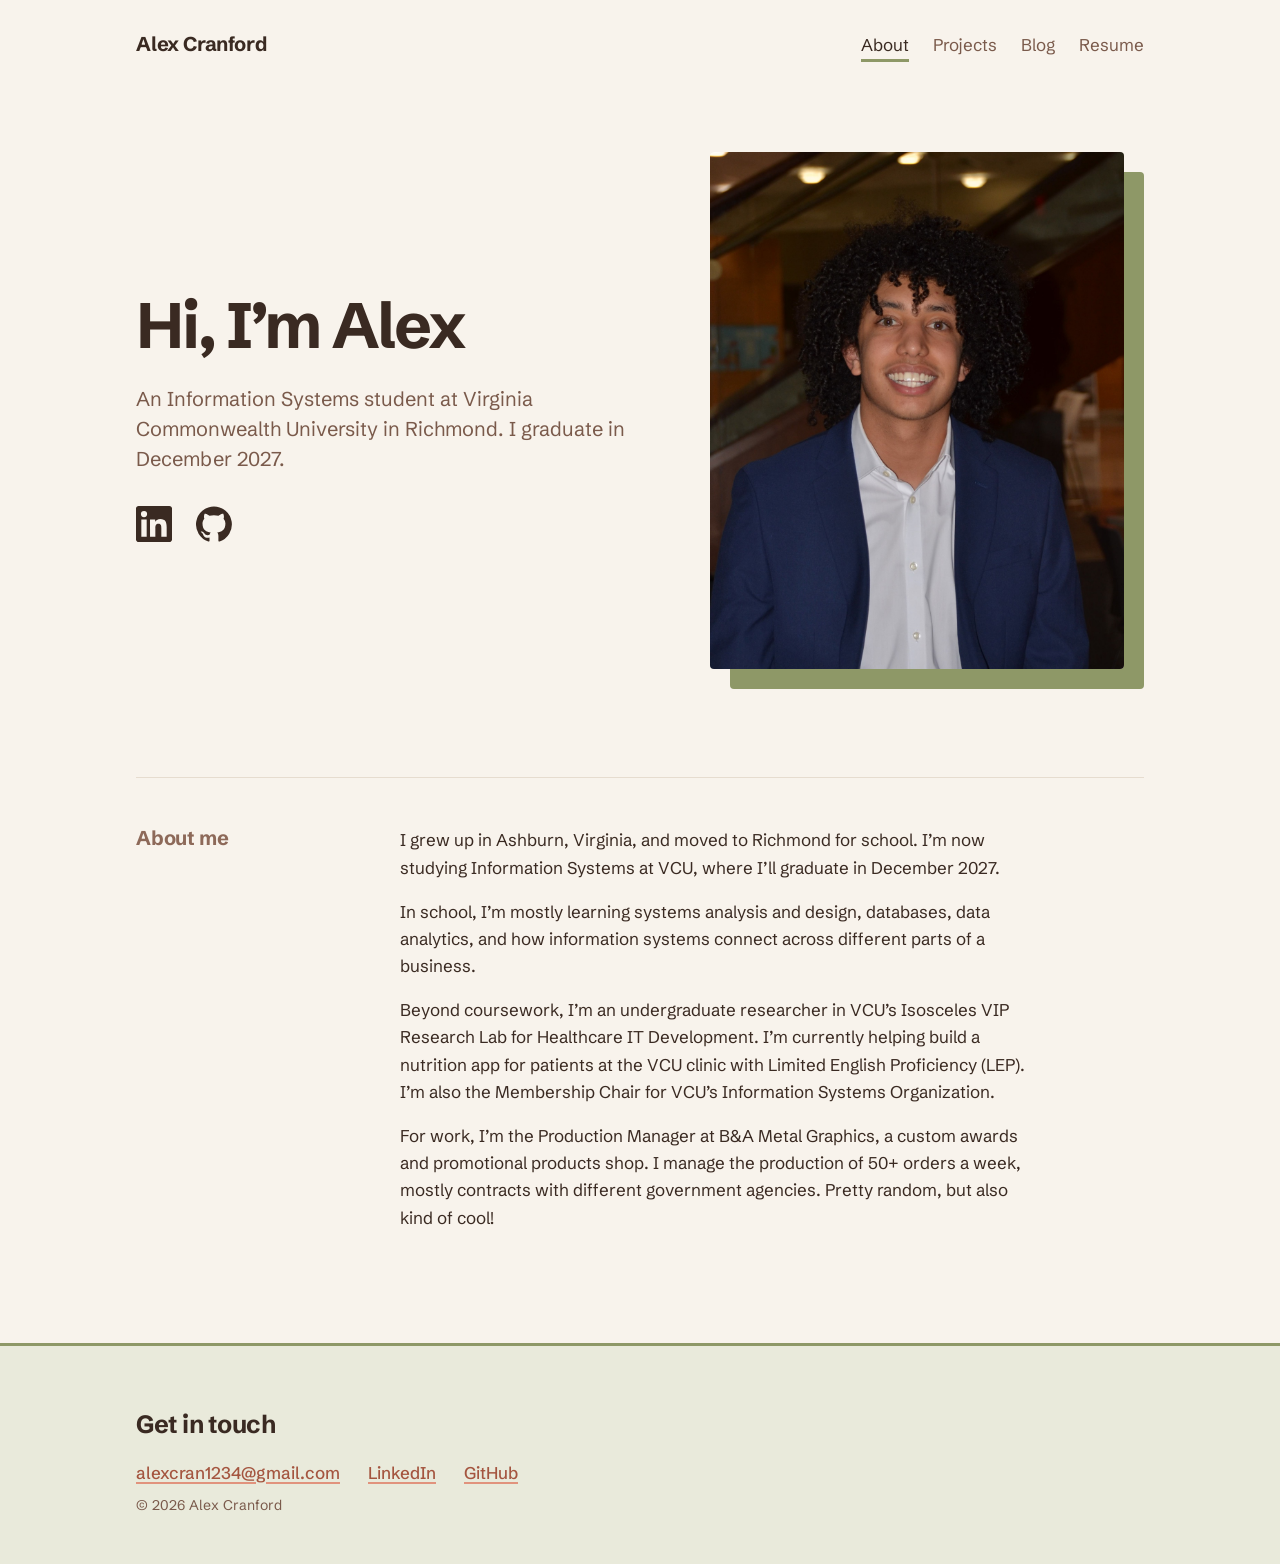
<file: index.html>
<!doctype html>
<html lang="en">
<head>
  <meta charset="utf-8">
  <meta name="viewport" content="width=device-width, initial-scale=1">
  <title>Alex Cranford</title>
  <meta name="description" content="Alex Cranford is an Information Systems student at VCU who gathers requirements and builds tools that fit how people actually work.">
  <link rel="icon" href="favicon.svg" type="image/svg+xml">
  <link rel="preconnect" href="https://fonts.googleapis.com">
  <link rel="preconnect" href="https://fonts.gstatic.com" crossorigin>
  <link href="https://fonts.googleapis.com/css2?family=Schibsted+Grotesk:wght@400;500;700&display=swap" rel="stylesheet">
  <link rel="stylesheet" href="css/style.css">
</head>
<body>
  <a class="skip-link" href="#main">Skip to content</a>

  <header class="site-header wrap">
    <a class="site-name" href="index.html">Alex Cranford</a>
    <nav class="site-nav" aria-label="Main">
      <ul>
        <li><a href="index.html" aria-current="page">About</a></li>
        <li><a href="projects.html">Projects</a></li>
        <li><a href="blog/index.html">Blog</a></li>
        <li><a href="resume.html">Resume</a></li>
      </ul>
    </nav>
  </header>

  <main id="main" class="wrap">
    <section class="hero" aria-labelledby="hero-title">
      <div>
        <h1 id="hero-title">Hi, I’m Alex</h1>
        <p class="lede">An Information Systems student at Virginia Commonwealth University in Richmond. I graduate in December 2027.</p>
        <ul class="hero-links">
          <li>
            <a class="social-icon" href="https://www.linkedin.com/in/alexander-cranford" aria-label="LinkedIn" title="LinkedIn" target="_blank" rel="noopener noreferrer">
              <svg viewBox="0 0 24 24" aria-hidden="true" focusable="false"><path d="M20.45 20.45h-3.56v-5.57c0-1.33-.02-3.04-1.85-3.04-1.85 0-2.14 1.45-2.14 2.94v5.67H9.35V9h3.41v1.56h.05c.48-.9 1.64-1.85 3.37-1.85 3.6 0 4.27 2.37 4.27 5.46v6.28ZM5.34 7.43a2.06 2.06 0 1 1 0-4.13 2.06 2.06 0 0 1 0 4.13ZM7.12 20.45H3.56V9h3.56v11.45ZM22.22 0H1.77C.79 0 0 .77 0 1.73v20.54C0 23.23.79 24 1.77 24h20.45c.98 0 1.78-.77 1.78-1.73V1.73C24 .77 23.2 0 22.22 0Z"/></svg>
            </a>
          </li>
          <li>
            <a class="social-icon" href="https://github.com/cranforda06" aria-label="GitHub" title="GitHub" target="_blank" rel="noopener noreferrer">
              <svg viewBox="0 0 24 24" aria-hidden="true" focusable="false"><path d="M12 .3a12 12 0 0 0-3.8 23.38c.6.12.83-.26.83-.57L9 21.07c-3.34.72-4.04-1.61-4.04-1.61-.55-1.39-1.34-1.76-1.34-1.76-1.08-.74.09-.73.09-.73 1.2.09 1.83 1.24 1.83 1.24 1.07 1.83 2.81 1.3 3.5 1 .1-.78.42-1.31.76-1.61-2.67-.3-5.47-1.33-5.47-5.93 0-1.31.47-2.38 1.24-3.22-.14-.3-.54-1.52.1-3.18 0 0 1-.32 3.3 1.23a11.5 11.5 0 0 1 6 0c2.28-1.55 3.29-1.23 3.29-1.23.64 1.66.24 2.88.12 3.18a4.65 4.65 0 0 1 1.23 3.22c0 4.61-2.8 5.63-5.48 5.92.42.36.81 1.1.81 2.22l-.01 3.29c0 .31.2.69.82.57A12 12 0 0 0 12 .3Z"/></svg>
            </a>
          </li>
        </ul>
      </div>
      <figure class="portrait">
        <img src="images/alex.jpg" width="1200" height="1500" alt="Alex Cranford smiling, wearing a navy blazer and white shirt, in a building lobby.">
      </figure>
    </section>

    <section class="section" aria-labelledby="about-title">
      <h2 id="about-title">About me</h2>
      <div class="section-body">
        <p>I grew up in Ashburn, Virginia, and moved to Richmond for school. I’m now studying Information Systems at VCU, where I’ll graduate in December 2027.</p>
        <p>In school, I’m mostly learning systems analysis and design, databases, data analytics, and how information systems connect across different parts of a business.</p>
        <p>Beyond coursework, I’m an undergraduate researcher in VCU’s Isosceles VIP Research Lab for Healthcare IT Development. I’m currently helping build a nutrition app for patients at the VCU clinic with Limited English Proficiency (LEP). I’m also the Membership Chair for VCU’s Information Systems Organization.</p>
        <p>For work, I’m the Production Manager at B&amp;A Metal Graphics, a custom awards and promotional products shop. I manage the production of 50+ orders a week, mostly contracts with different government agencies. Pretty random, but also kind of cool!</p>
      </div>
    </section>
  </main>

  <footer class="site-footer">
    <div class="wrap">
      <h2>Get in touch</h2>
       <ul class="contact">
        <li><a href="mailto:alexcran1234@gmail.com">alexcran1234@gmail.com</a></li>
        <li><a href="https://www.linkedin.com/in/alexander-cranford" target="_blank" rel="noopener noreferrer">LinkedIn</a></li>
        <li><a href="https://github.com/cranforda06" target="_blank" rel="noopener noreferrer">GitHub</a></li>
      </ul>
      <p class="fine-print">© 2026 Alex Cranford</p>
    </div>
  </footer>
</body>
</html>
</file>
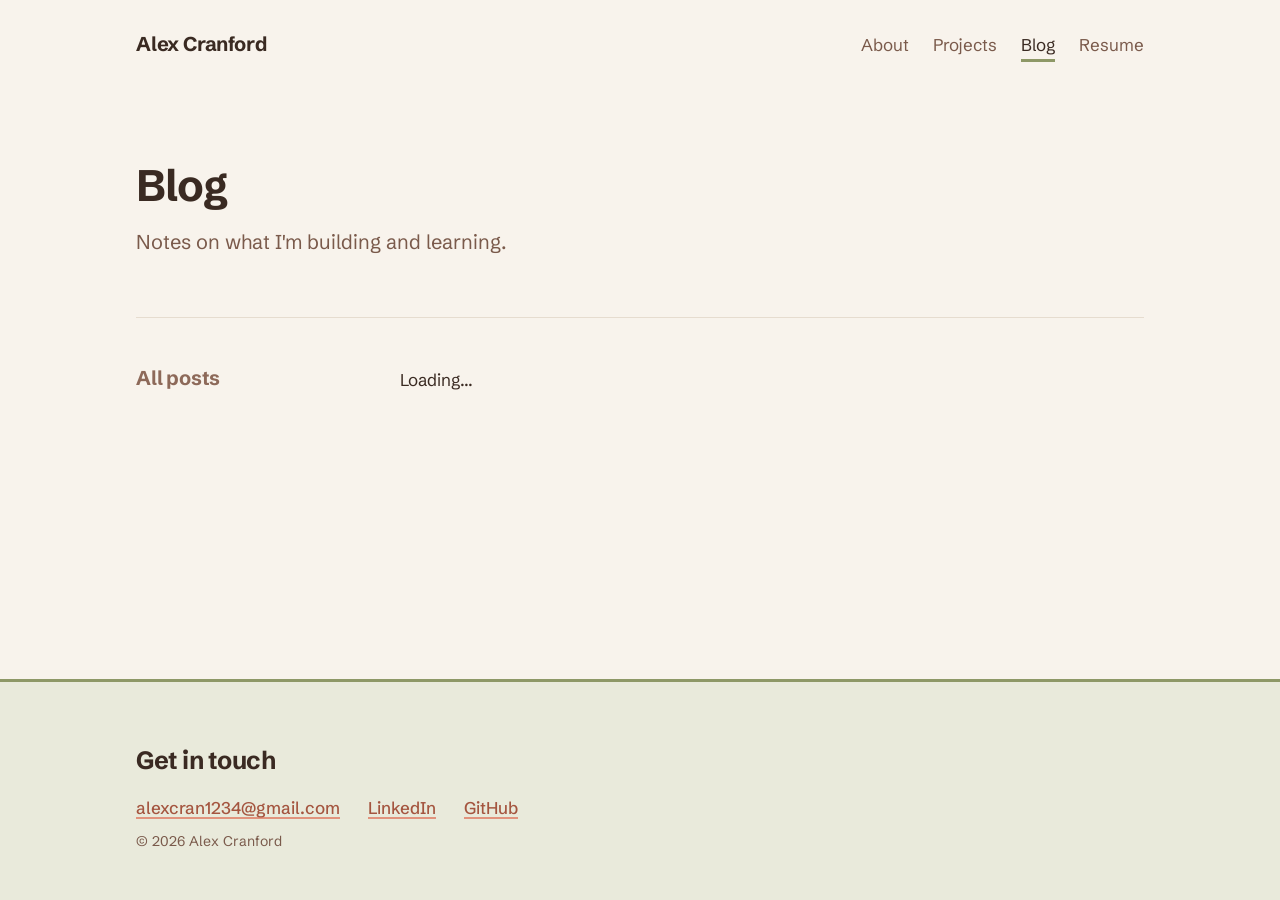
<file: blog/index.html>
<!doctype html>
<html lang="en">
<head>
  <meta charset="utf-8">
  <meta name="viewport" content="width=device-width, initial-scale=1">
  <title>Blog | Alex Cranford</title>
  <meta name="description" content="Writing by Alex Cranford on information systems, building tools and what I'm learning.">
  <link rel="icon" href="../favicon.svg" type="image/svg+xml">
  <link rel="preconnect" href="https://fonts.googleapis.com">
  <link rel="preconnect" href="https://fonts.gstatic.com" crossorigin>
  <link href="https://fonts.googleapis.com/css2?family=Schibsted+Grotesk:wght@400;500;700&display=swap" rel="stylesheet">
  <link rel="stylesheet" href="../css/style.css">
</head>
<body>
  <a class="skip-link" href="#main">Skip to content</a>

  <header class="site-header wrap">
    <a class="site-name" href="../index.html">Alex Cranford</a>
    <nav class="site-nav" aria-label="Main">
      <ul>
        <li><a href="../index.html">About</a></li>
        <li><a href="../projects.html">Projects</a></li>
        <li><a href="index.html" aria-current="page">Blog</a></li>
        <li><a href="../resume.html">Resume</a></li>
      </ul>
    </nav>
  </header>

  <main id="main" class="wrap">
    <div class="intro">
      <h1 class="page-title">Blog</h1>
      <p class="lede">Notes on what I'm building and learning.</p>
    </div>

    <section class="section" aria-labelledby="posts-title">
      <h2 id="posts-title">All posts</h2>
      <div class="section-body">
        <p>Loading...</p>
        <!-- When you have posts, replace "Loading..." with this list. Newest post goes first.
        <ul class="post-list">
          <li>
            <a href="post-file-name.html">Post title</a>
            <time datetime="2026-11-16">November 16, 2026</time>
            <p>One-sentence summary of the post.</p>
          </li>
        </ul>
        -->
      </div>
    </section>
  </main>

  <footer class="site-footer">
    <div class="wrap">
      <h2>Get in touch</h2>
      <ul class="contact">
        <li><a href="mailto:alexcran1234@gmail.com">alexcran1234@gmail.com</a></li>
        <li><a href="https://www.linkedin.com/in/alexander-cranford" target="_blank" rel="noopener noreferrer">LinkedIn</a></li>
        <li><a href="https://github.com/cranforda06" target="_blank" rel="noopener noreferrer">GitHub</a></li>
      </ul>
      <p class="fine-print">© 2026 Alex Cranford</p>
    </div>
  </footer>
</body>
</html>
</file>
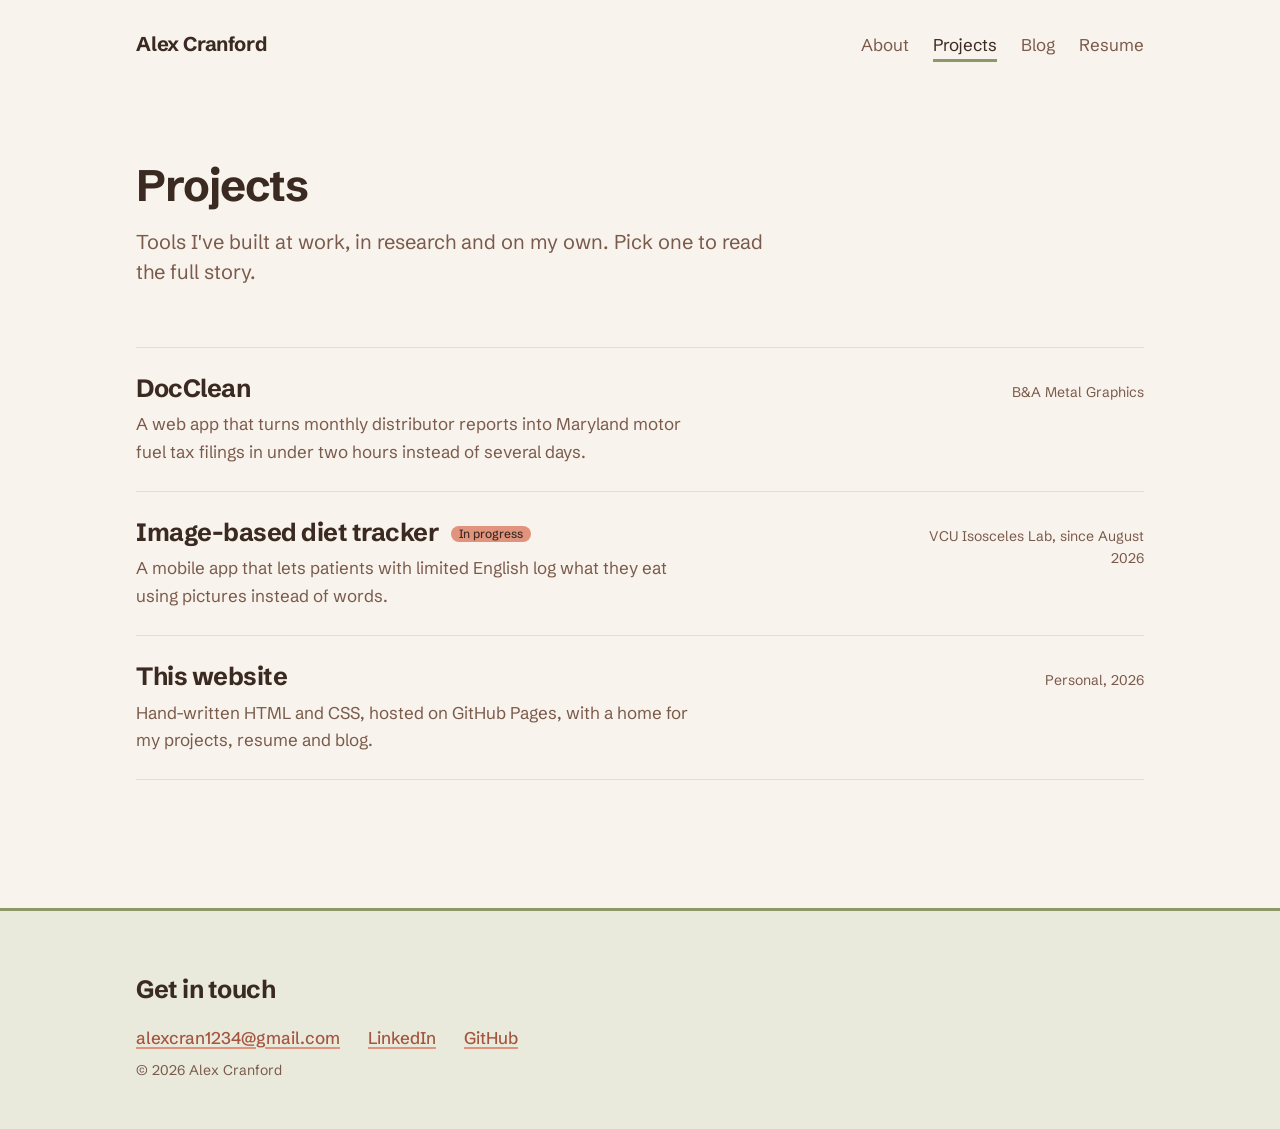
<file: projects.html>
<!doctype html>
<html lang="en">
<head>
  <meta charset="utf-8">
  <meta name="viewport" content="width=device-width, initial-scale=1">
  <title>Projects | Alex Cranford</title>
  <meta name="description" content="Projects by Alex Cranford, including DocClean and an image-based diet-tracking app.">
  <link rel="icon" href="favicon.svg" type="image/svg+xml">
  <link rel="preconnect" href="https://fonts.googleapis.com">
  <link rel="preconnect" href="https://fonts.gstatic.com" crossorigin>
  <link href="https://fonts.googleapis.com/css2?family=Schibsted+Grotesk:wght@400;500;700&display=swap" rel="stylesheet">
  <link rel="stylesheet" href="css/style.css">
</head>
<body>
  <a class="skip-link" href="#main">Skip to content</a>

  <header class="site-header wrap">
    <a class="site-name" href="index.html">Alex Cranford</a>
    <nav class="site-nav" aria-label="Main">
      <ul>
        <li><a href="index.html">About</a></li>
        <li><a href="projects.html" aria-current="page">Projects</a></li>
        <li><a href="blog/index.html">Blog</a></li>
        <li><a href="resume.html">Resume</a></li>
      </ul>
    </nav>
  </header>

  <main id="main" class="wrap">
    <div class="intro">
      <h1 class="page-title">Projects</h1>
      <p class="lede">Tools I've built at work, in research and on my own. Pick one to read the full story.</p>
    </div>

    <!-- To add a project: copy one <li> block below, then copy a page in the projects/ folder. -->
    <ul class="project-list">
      <li>
        <a class="project-link" href="projects/docclean.html">
          <div>
            <h2>DocClean</h2>
            <p class="project-summary">A web app that turns monthly distributor reports into Maryland motor fuel tax filings in under two hours instead of several days.</p>
          </div>
          <p class="project-context">B&amp;A Metal Graphics</p>
        </a>
      </li>
      <li>
        <a class="project-link" href="projects/diet-tracker.html">
          <div>
            <h2>Image-based diet tracker <span class="status">In progress</span></h2>
            <p class="project-summary">A mobile app that lets patients with limited English log what they eat using pictures instead of words.</p>
          </div>
          <p class="project-context">VCU Isosceles Lab, since August 2026</p>
        </a>
      </li>
      <li>
        <a class="project-link" href="projects/this-website.html">
          <div>
            <h2>This website</h2>
            <p class="project-summary">Hand-written HTML and CSS, hosted on GitHub Pages, with a home for my projects, resume and blog.</p>
          </div>
          <p class="project-context">Personal, 2026</p>
        </a>
      </li>
    </ul>
  </main>

  <footer class="site-footer">
    <div class="wrap">
      <h2>Get in touch</h2>
      <ul class="contact">
        <li><a href="mailto:alexcran1234@gmail.com">alexcran1234@gmail.com</a></li>
        <li><a href="https://www.linkedin.com/in/alexander-cranford" target="_blank" rel="noopener noreferrer">LinkedIn</a></li>
        <li><a href="https://github.com/cranforda06" target="_blank" rel="noopener noreferrer">GitHub</a></li>
      </ul>
      <p class="fine-print">© 2026 Alex Cranford</p>
    </div>
  </footer>
</body>
</html>
</file>
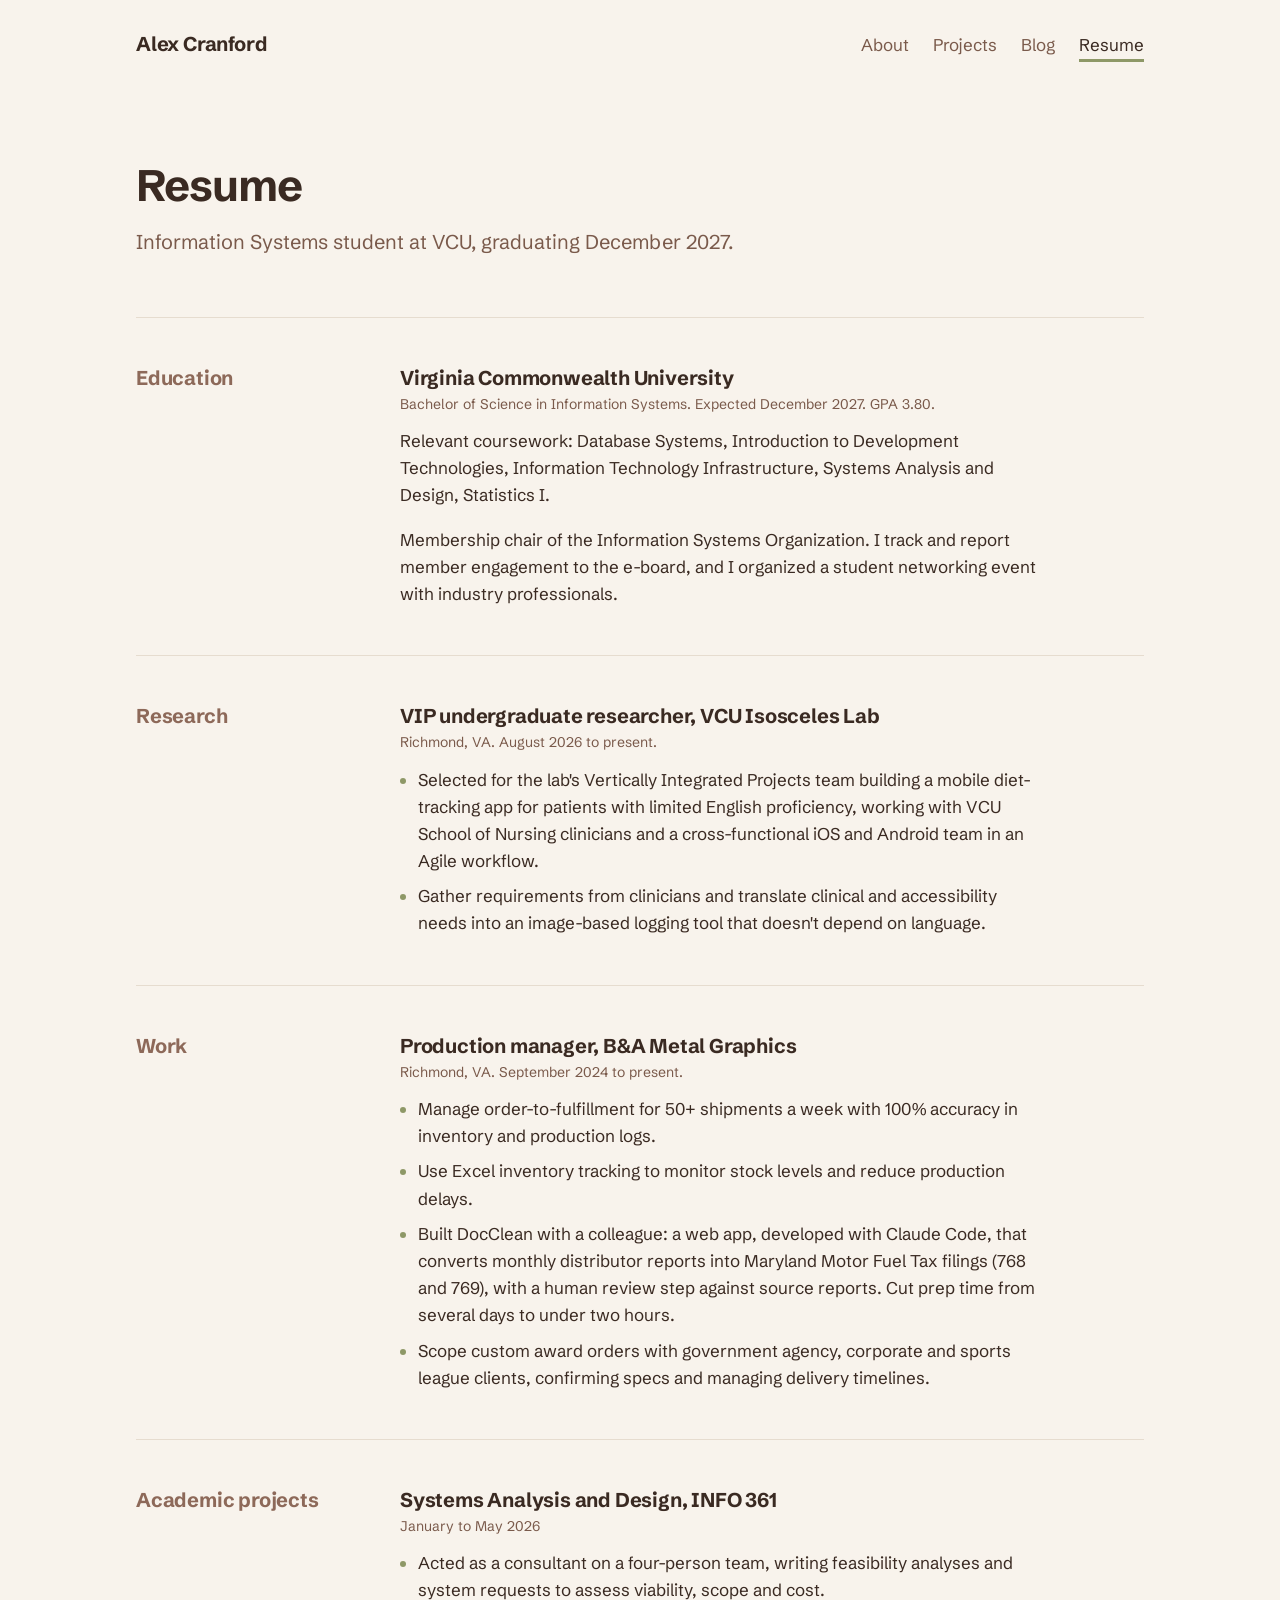
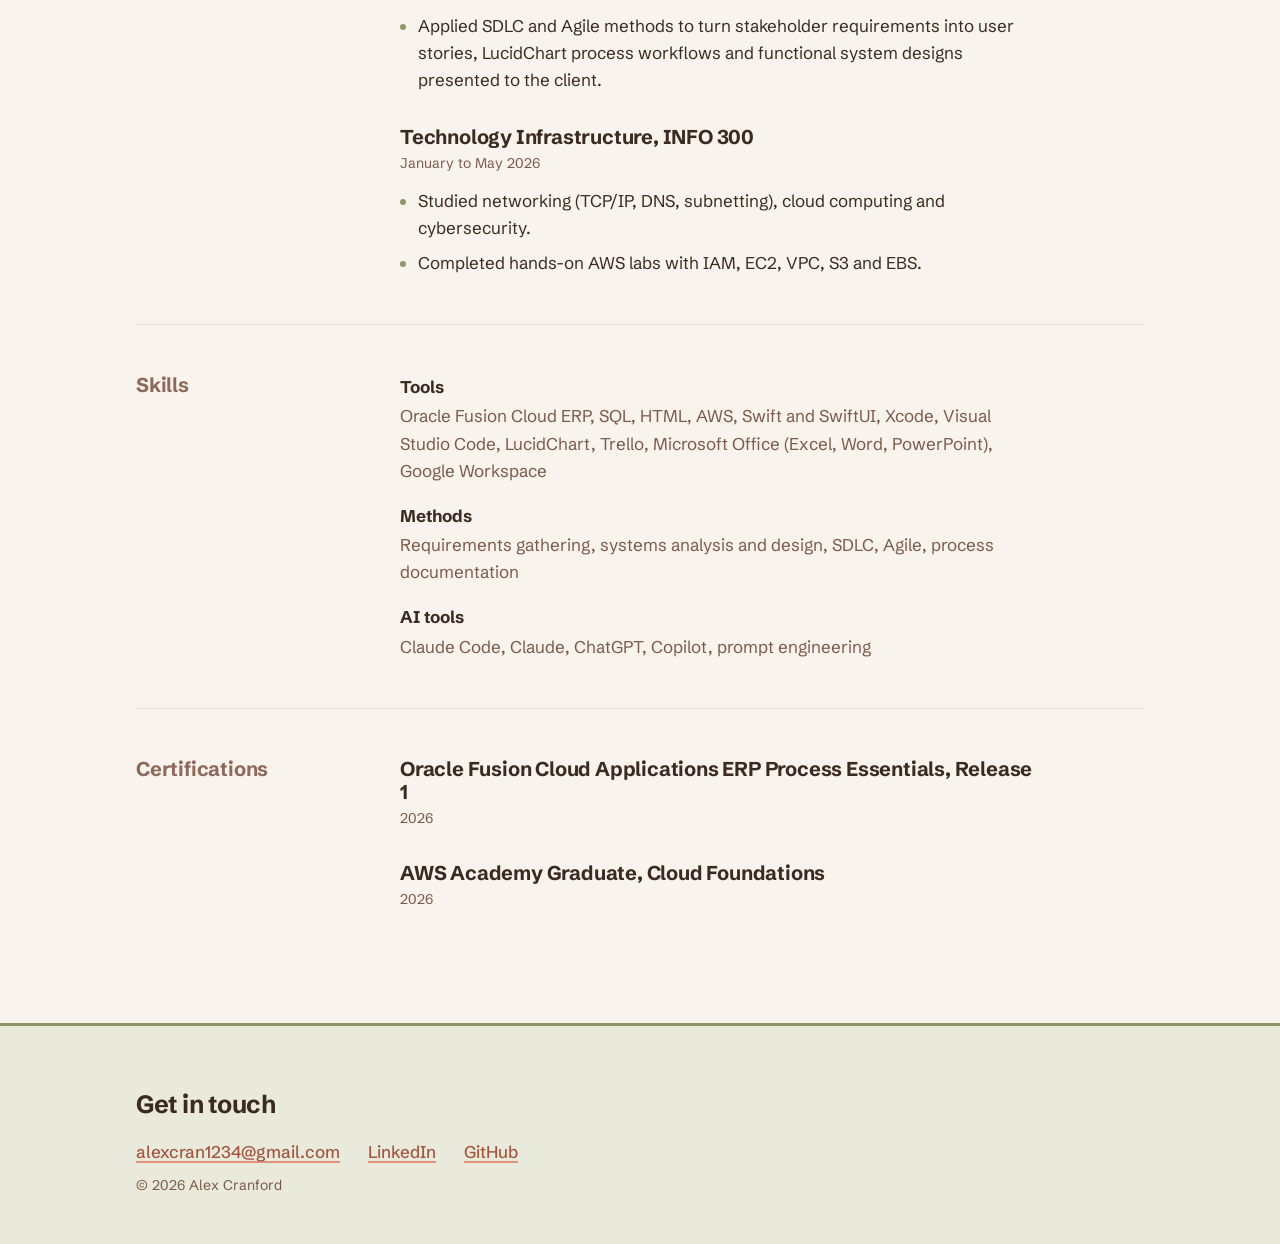
<file: resume.html>
<!doctype html>
<html lang="en">
<head>
  <meta charset="utf-8">
  <meta name="viewport" content="width=device-width, initial-scale=1">
  <title>Resume | Alex Cranford</title>
  <meta name="description" content="Education, experience and skills of Alex Cranford, Information Systems student at VCU.">
  <link rel="icon" href="favicon.svg" type="image/svg+xml">
  <link rel="preconnect" href="https://fonts.googleapis.com">
  <link rel="preconnect" href="https://fonts.gstatic.com" crossorigin>
  <link href="https://fonts.googleapis.com/css2?family=Schibsted+Grotesk:wght@400;500;700&display=swap" rel="stylesheet">
  <link rel="stylesheet" href="css/style.css">
</head>
<body>
  <a class="skip-link" href="#main">Skip to content</a>

  <header class="site-header wrap">
    <a class="site-name" href="index.html">Alex Cranford</a>
    <nav class="site-nav" aria-label="Main">
      <ul>
        <li><a href="index.html">About</a></li>
        <li><a href="projects.html">Projects</a></li>
        <li><a href="blog/index.html">Blog</a></li>
        <li><a href="resume.html" aria-current="page">Resume</a></li>
      </ul>
    </nav>
  </header>

  <main id="main" class="wrap">
    <div class="intro">
      <h1 class="page-title">Resume</h1>
      <p class="lede">Information Systems student at VCU, graduating December 2027.</p>
      <!-- When you add your PDF as resume.pdf in this folder, uncomment the next line. -->
      <!-- <a class="download" href="resume.pdf" download>Download my resume (PDF)</a> -->
    </div>

    <section class="section" aria-labelledby="edu-title">
      <h2 id="edu-title">Education</h2>
      <div class="section-body">
        <div class="entry">
          <h3>Virginia Commonwealth University</h3>
          <p class="entry-meta">Bachelor of Science in Information Systems. Expected December 2027. GPA 3.80.</p>
          <p>Relevant coursework: Database Systems, Introduction to Development Technologies, Information Technology Infrastructure, Systems Analysis and Design, Statistics I.</p>
          <p>Membership chair of the Information Systems Organization. I track and report member engagement to the e-board, and I organized a student networking event with industry professionals.</p>
        </div>
      </div>
    </section>

    <section class="section" aria-labelledby="research-title">
      <h2 id="research-title">Research</h2>
      <div class="section-body">
        <div class="entry">
          <h3>VIP undergraduate researcher, VCU Isosceles Lab</h3>
          <p class="entry-meta">Richmond, VA. August 2026 to present.</p>
          <ul>
            <li>Selected for the lab's Vertically Integrated Projects team building a mobile diet-tracking app for patients with limited English proficiency, working with VCU School of Nursing clinicians and a cross-functional iOS and Android team in an Agile workflow.</li>
            <li>Gather requirements from clinicians and translate clinical and accessibility needs into an image-based logging tool that doesn't depend on language.</li>
          </ul>
        </div>
      </div>
    </section>

    <section class="section" aria-labelledby="work-title">
      <h2 id="work-title">Work</h2>
      <div class="section-body">
        <div class="entry">
          <h3>Production manager, B&amp;A Metal Graphics</h3>
          <p class="entry-meta">Richmond, VA. September 2024 to present.</p>
          <ul>
            <li>Manage order-to-fulfillment for 50+ shipments a week with 100% accuracy in inventory and production logs.</li>
            <li>Use Excel inventory tracking to monitor stock levels and reduce production delays.</li>
            <li>Built DocClean with a colleague: a web app, developed with Claude Code, that converts monthly distributor reports into Maryland Motor Fuel Tax filings (768 and 769), with a human review step against source reports. Cut prep time from several days to under two hours.</li>
            <li>Scope custom award orders with government agency, corporate and sports league clients, confirming specs and managing delivery timelines.</li>
          </ul>
        </div>
      </div>
    </section>

    <section class="section" aria-labelledby="academic-title">
      <h2 id="academic-title">Academic projects</h2>
      <div class="section-body">
        <div class="entry">
          <h3>Systems Analysis and Design, INFO 361</h3>
          <p class="entry-meta">January to May 2026</p>
          <ul>
            <li>Acted as a consultant on a four-person team, writing feasibility analyses and system requests to assess viability, scope and cost.</li>
            <li>Applied SDLC and Agile methods to turn stakeholder requirements into user stories, LucidChart process workflows and functional system designs presented to the client.</li>
          </ul>
        </div>
        <div class="entry">
          <h3>Technology Infrastructure, INFO 300</h3>
          <p class="entry-meta">January to May 2026</p>
          <ul>
            <li>Studied networking (TCP/IP, DNS, subnetting), cloud computing and cybersecurity.</li>
            <li>Completed hands-on AWS labs with IAM, EC2, VPC, S3 and EBS.</li>
          </ul>
        </div>
      </div>
    </section>

    <section class="section" aria-labelledby="skills-title">
      <h2 id="skills-title">Skills</h2>
      <div class="section-body">
        <dl class="pairs">
          <dt>Tools</dt>
          <dd>Oracle Fusion Cloud ERP, SQL, HTML, AWS, Swift and SwiftUI, Xcode, Visual Studio Code, LucidChart, Trello, Microsoft Office (Excel, Word, PowerPoint), Google Workspace</dd>
          <dt>Methods</dt>
          <dd>Requirements gathering, systems analysis and design, SDLC, Agile, process documentation</dd>
          <dt>AI tools</dt>
          <dd>Claude Code, Claude, ChatGPT, Copilot, prompt engineering</dd>
        </dl>
      </div>
    </section>

    <section class="section" aria-labelledby="cert-title">
      <h2 id="cert-title">Certifications</h2>
      <div class="section-body">
        <ul class="entries">
          <li class="entry">
            <h3>Oracle Fusion Cloud Applications ERP Process Essentials, Release 1</h3>
            <p class="entry-meta">2026</p>
          </li>
          <li class="entry">
            <h3>AWS Academy Graduate, Cloud Foundations</h3>
            <p class="entry-meta">2026</p>
          </li>
        </ul>
      </div>
    </section>
  </main>

  <footer class="site-footer">
    <div class="wrap">
      <h2>Get in touch</h2>
      <ul class="contact">
        <li><a href="mailto:alexcran1234@gmail.com">alexcran1234@gmail.com</a></li>
        <li><a href="https://www.linkedin.com/in/alexander-cranford" target="_blank" rel="noopener noreferrer">LinkedIn</a></li>
        <li><a href="https://github.com/cranforda06" target="_blank" rel="noopener noreferrer">GitHub</a></li>
      </ul>
      <p class="fine-print">© 2026 Alex Cranford</p>
    </div>
  </footer>
</body>
</html>
</file>
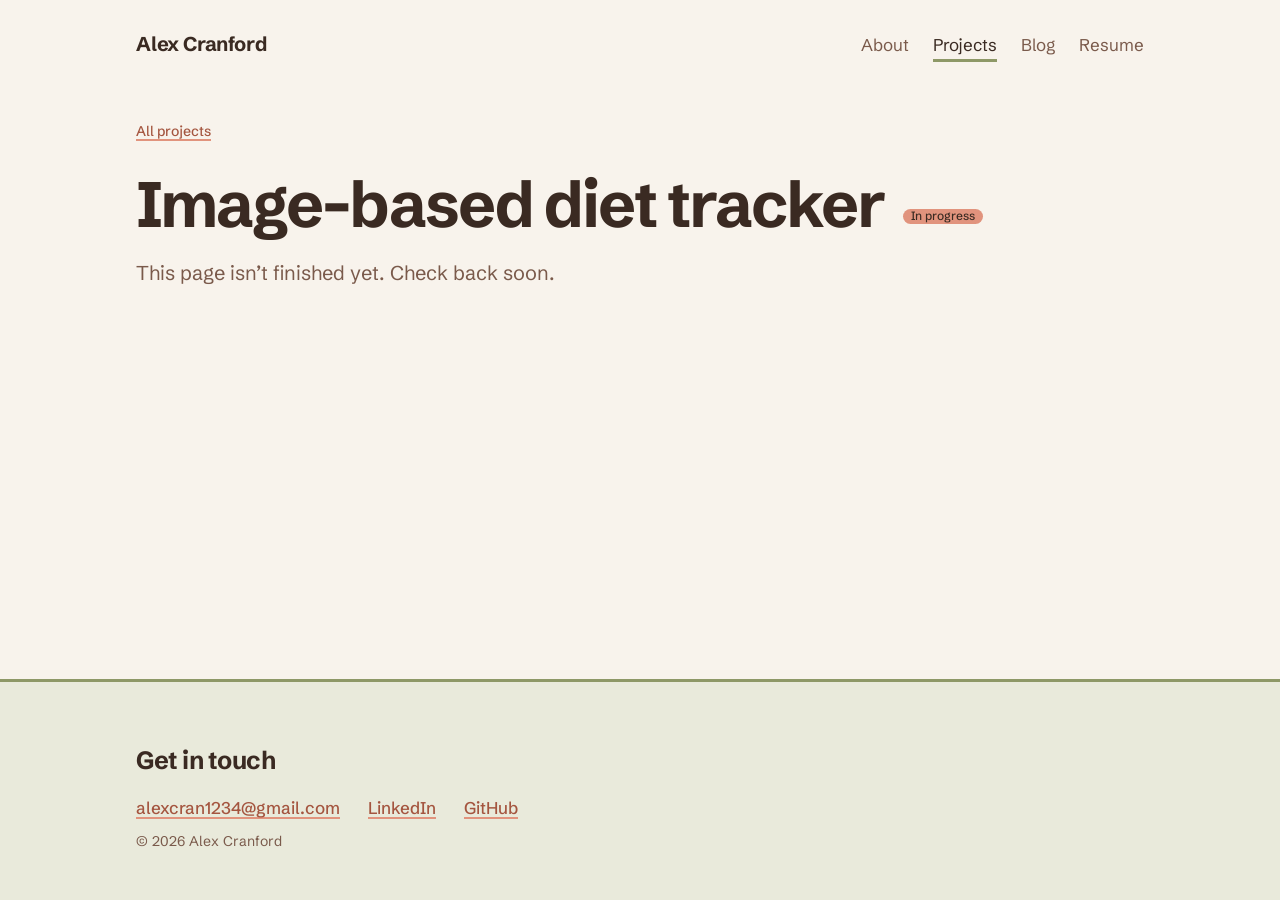
<file: projects/diet-tracker.html>
<!doctype html>
<html lang="en">
<head>
  <meta charset="utf-8">
  <meta name="viewport" content="width=device-width, initial-scale=1">
  <title>Image-based diet tracker | Alex Cranford</title>
  <meta name="description" content="A mobile app for patients with limited English proficiency to log meals with pictures, built at VCU's Isosceles Lab.">
  <link rel="icon" href="../favicon.svg" type="image/svg+xml">
  <link rel="preconnect" href="https://fonts.googleapis.com">
  <link rel="preconnect" href="https://fonts.gstatic.com" crossorigin>
  <link href="https://fonts.googleapis.com/css2?family=Schibsted+Grotesk:wght@400;500;700&display=swap" rel="stylesheet">
  <link rel="stylesheet" href="../css/style.css">
</head>
<body>
  <a class="skip-link" href="#main">Skip to content</a>

  <header class="site-header wrap">
    <a class="site-name" href="../index.html">Alex Cranford</a>
    <nav class="site-nav" aria-label="Main">
      <ul>
        <li><a href="../index.html">About</a></li>
        <li><a href="../projects.html" aria-current="page">Projects</a></li>
        <li><a href="../blog/index.html">Blog</a></li>
        <li><a href="../resume.html">Resume</a></li>
      </ul>
    </nav>
  </header>

  <main id="main" class="wrap">
    <a class="crumb" href="../projects.html">All projects</a>

    <div class="project-intro">
      <h1>Image-based diet tracker <span class="status">In progress</span></h1>
      <p class="lede">This page isn’t finished yet. Check back soon.</p>
    </div>

    <!-- Draft content for this page. To publish it: delete the notice above,
         then delete the <template> and </template> lines. -->
    <template>
    <div class="project-intro">
      <h1>Image-based diet tracker <span class="status">In progress</span></h1>
      <p class="lede">A mobile app that lets patients with limited English proficiency log what they eat using pictures instead of words.</p>
      <dl class="facts">
        <div><dt>Where</dt><dd>VCU Isosceles Lab, Vertically Integrated Projects</dd></div>
        <div><dt>When</dt><dd>August 2026 to present</dd></div>
        <div><dt>My role</dt><dd>Undergraduate researcher, requirements</dd></div>
        <div><dt>Team</dt><dd>Nursing clinicians, iOS and Android developers</dd></div>
      </dl>
    </div>

    <section class="section" aria-labelledby="problem-title">
      <h2 id="problem-title">The problem</h2>
      <div class="section-body prose">
        <p>Clinicians need to know what their patients eat. Most diet-tracking apps assume the user can read and type comfortably in English, which leaves out patients with limited English proficiency, the people this project is for.</p>
      </div>
    </section>

    <section class="section" aria-labelledby="do-title">
      <h2 id="do-title">What I do</h2>
      <div class="section-body prose">
        <ul>
          <li>Gather requirements from clinicians at the VCU School of Nursing about what dietary information they need and how their patients would use the app.</li>
          <li>Translate those clinical and accessibility needs into an image-based logging tool that doesn't depend on language.</li>
          <li>Work with a cross-functional iOS and Android team in an Agile workflow, tracking tasks in Trello.</li>
        </ul>
      </div>
    </section>

    <section class="section" aria-labelledby="status-title">
      <h2 id="status-title">Where it stands</h2>
      <div class="section-body prose">
        <p>The app is in development. I'll add updates to this page as the project moves forward.</p>
        <!-- Add updates here: design decisions, what clinicians said, screenshots once you're allowed to share them. -->
      </div>
    </section>

    <nav class="next-project" aria-label="Next project">
      <p>Next project</p>
      <a href="this-website.html">This website</a>
    </nav>
    </template>
  </main>

  <footer class="site-footer">
    <div class="wrap">
      <h2>Get in touch</h2>
      <ul class="contact">
        <li><a href="mailto:alexcran1234@gmail.com">alexcran1234@gmail.com</a></li>
        <li><a href="https://www.linkedin.com/in/alexander-cranford" target="_blank" rel="noopener noreferrer">LinkedIn</a></li>
        <li><a href="https://github.com/cranforda06" target="_blank" rel="noopener noreferrer">GitHub</a></li>
      </ul>
      <p class="fine-print">© 2026 Alex Cranford</p>
    </div>
  </footer>
</body>
</html>
</file>
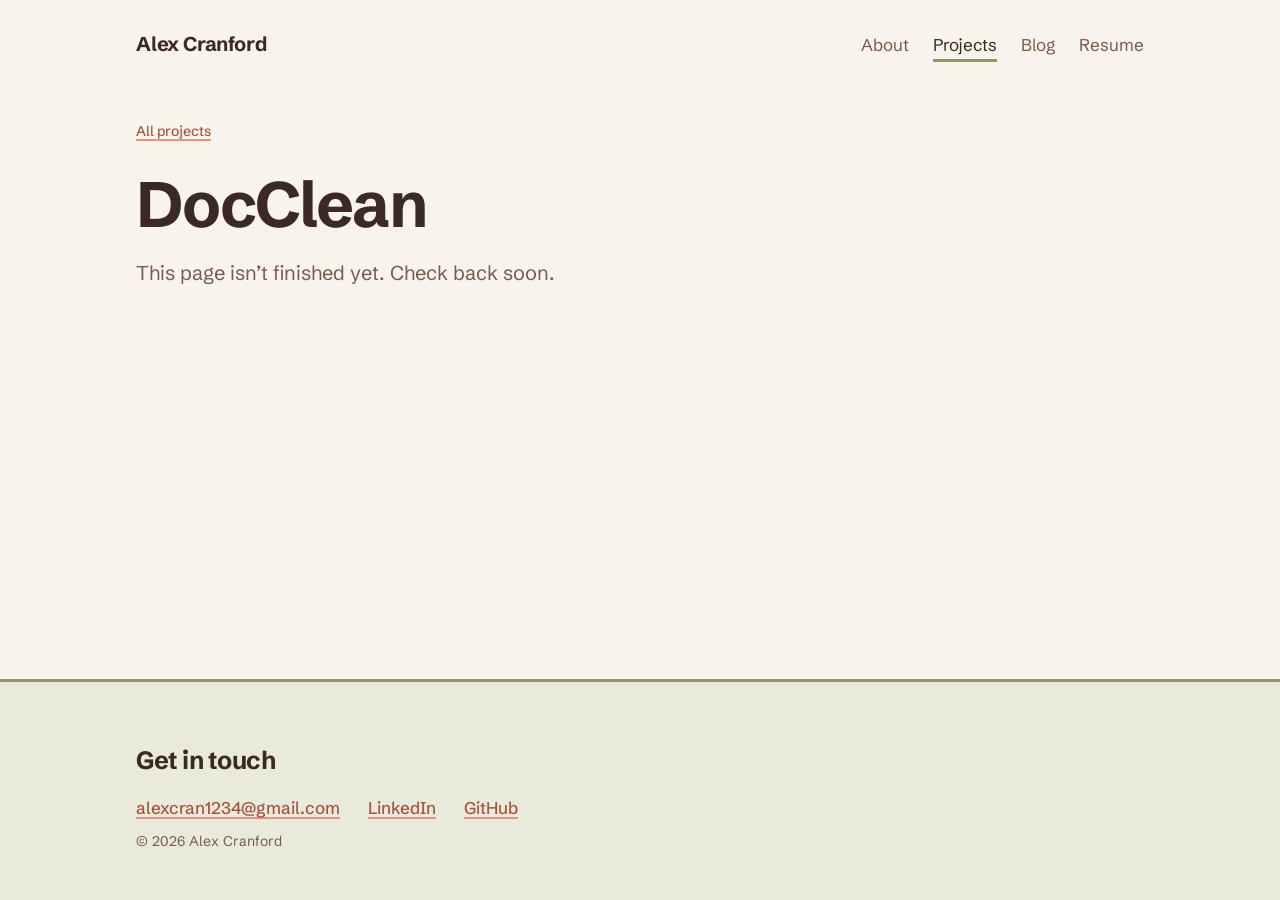
<file: projects/docclean.html>
<!doctype html>
<html lang="en">
<head>
  <meta charset="utf-8">
  <meta name="viewport" content="width=device-width, initial-scale=1">
  <title>DocClean | Alex Cranford</title>
  <meta name="description" content="DocClean turns monthly distributor reports into Maryland motor fuel tax filings, cutting prep from several days to under two hours.">
  <link rel="icon" href="../favicon.svg" type="image/svg+xml">
  <link rel="preconnect" href="https://fonts.googleapis.com">
  <link rel="preconnect" href="https://fonts.gstatic.com" crossorigin>
  <link href="https://fonts.googleapis.com/css2?family=Schibsted+Grotesk:wght@400;500;700&display=swap" rel="stylesheet">
  <link rel="stylesheet" href="../css/style.css">
</head>
<body>
  <a class="skip-link" href="#main">Skip to content</a>

  <header class="site-header wrap">
    <a class="site-name" href="../index.html">Alex Cranford</a>
    <nav class="site-nav" aria-label="Main">
      <ul>
        <li><a href="../index.html">About</a></li>
        <li><a href="../projects.html" aria-current="page">Projects</a></li>
        <li><a href="../blog/index.html">Blog</a></li>
        <li><a href="../resume.html">Resume</a></li>
      </ul>
    </nav>
  </header>

  <main id="main" class="wrap">
    <a class="crumb" href="../projects.html">All projects</a>

    <div class="project-intro">
      <h1>DocClean</h1>
      <p class="lede">This page isn’t finished yet. Check back soon.</p>
    </div>

    <!-- Draft content for this page. To publish it: delete the notice above,
         then delete the <template> and </template> lines. -->
    <template>
    <div class="project-intro">
      <h1>DocClean</h1>
      <p class="lede">A web app that turns monthly distributor reports into Maryland motor fuel tax filings, with a person checking every number before anything is filed.</p>
      <dl class="facts">
        <div><dt>Where</dt><dd>B&amp;A Metal Graphics</dd></div>
        <div><dt>My role</dt><dd>Co-builder, with a colleague</dd></div>
        <div><dt>Built with</dt><dd>Claude Code</dd></div>
        <div><dt>Result</dt><dd>Several days of prep down to under two hours</dd></div>
      </dl>
    </div>

    <section class="section" aria-labelledby="problem-title">
      <h2 id="problem-title">The problem</h2>
      <div class="section-body prose">
        <p>Every month, the company has to file Maryland Motor Fuel Tax returns on forms 768 and 769. The numbers come from reports sent by distributors, and turning those reports into finished filings was done by hand. It took several days each month.</p>
        <p>Speed wasn't the only concern. These are tax filings, so any shortcut had to be at least as accurate as doing it by hand.</p>
      </div>
    </section>

    <section class="section" aria-labelledby="did-title">
      <h2 id="did-title">What I did</h2>
      <div class="section-body prose">
        <ul>
          <li>Gathered requirements with my colleague: what the distributor reports contain, what each form needs, and where the manual process slowed down.</li>
          <li>Built DocClean with Claude Code to read the monthly reports and produce the 768 and 769 filings.</li>
          <li>Designed a human review step. Before anything is filed, a person checks DocClean's output against the original source reports.</li>
        </ul>
        <!-- Add more detail here: how the app works, a screenshot, problems you ran into and how you solved them. -->
      </div>
    </section>

    <section class="section" aria-labelledby="result-title">
      <h2 id="result-title">The result</h2>
      <div class="section-body prose">
        <p>Monthly filing prep went from several days to under two hours. The review step keeps a person responsible for every number that goes to the state.</p>
      </div>
    </section>

    <nav class="next-project" aria-label="Next project">
      <p>Next project</p>
      <a href="diet-tracker.html">Image-based diet tracker</a>
    </nav>
    </template>
  </main>

  <footer class="site-footer">
    <div class="wrap">
      <h2>Get in touch</h2>
      <ul class="contact">
        <li><a href="mailto:alexcran1234@gmail.com">alexcran1234@gmail.com</a></li>
        <li><a href="https://www.linkedin.com/in/alexander-cranford" target="_blank" rel="noopener noreferrer">LinkedIn</a></li>
        <li><a href="https://github.com/cranforda06" target="_blank" rel="noopener noreferrer">GitHub</a></li>
      </ul>
      <p class="fine-print">© 2026 Alex Cranford</p>
    </div>
  </footer>
</body>
</html>
</file>
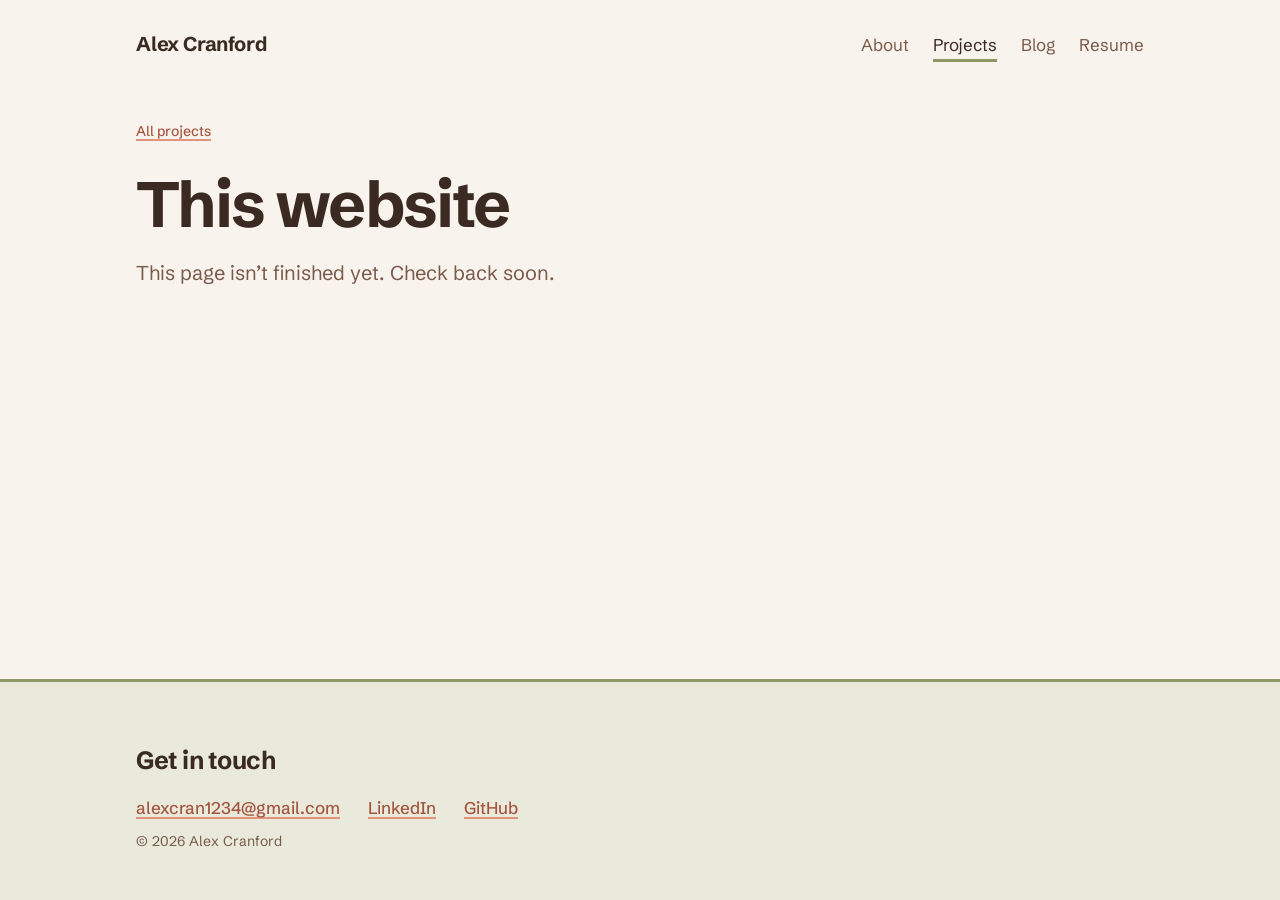
<file: projects/this-website.html>
<!doctype html>
<html lang="en">
<head>
  <meta charset="utf-8">
  <meta name="viewport" content="width=device-width, initial-scale=1">
  <title>This website | Alex Cranford</title>
  <meta name="description" content="How Alex Cranford's personal site is built: hand-written HTML and CSS, hosted on GitHub Pages.">
  <link rel="icon" href="../favicon.svg" type="image/svg+xml">
  <link rel="preconnect" href="https://fonts.googleapis.com">
  <link rel="preconnect" href="https://fonts.gstatic.com" crossorigin>
  <link href="https://fonts.googleapis.com/css2?family=Schibsted+Grotesk:wght@400;500;700&display=swap" rel="stylesheet">
  <link rel="stylesheet" href="../css/style.css">
</head>
<body>
  <a class="skip-link" href="#main">Skip to content</a>

  <header class="site-header wrap">
    <a class="site-name" href="../index.html">Alex Cranford</a>
    <nav class="site-nav" aria-label="Main">
      <ul>
        <li><a href="../index.html">About</a></li>
        <li><a href="../projects.html" aria-current="page">Projects</a></li>
        <li><a href="../blog/index.html">Blog</a></li>
        <li><a href="../resume.html">Resume</a></li>
      </ul>
    </nav>
  </header>

  <main id="main" class="wrap">
    <a class="crumb" href="../projects.html">All projects</a>

    <div class="project-intro">
      <h1>This website</h1>
      <p class="lede">This page isn’t finished yet. Check back soon.</p>
    </div>

    <!-- Draft content for this page. To publish it: delete the notice above,
         then delete the <template> and </template> lines. -->
    <template>
    <div class="project-intro">
      <h1>This website</h1>
      <p class="lede">A home for my projects, my resume and my writing, built by hand without a framework.</p>
      <dl class="facts">
        <div><dt>Type</dt><dd>Personal project</dd></div>
        <div><dt>When</dt><dd>2026</dd></div>
        <div><dt>Built with</dt><dd>HTML, CSS, GitHub Pages</dd></div>
      </dl>
    </div>

    <section class="section" aria-labelledby="why-title">
      <h2 id="why-title">Why I built it</h2>
      <div class="section-body prose">
        <p>A resume fits on one page, but the interesting part of a project usually doesn't: who needed it, what they were stuck on, and what changed once it worked. This site gives each project room for that longer version.</p>
      </div>
    </section>

    <section class="section" aria-labelledby="how-title">
      <h2 id="how-title">How it's made</h2>
      <div class="section-body prose">
        <ul>
          <li>Plain HTML and one CSS file, with no build step, so updating it takes minutes.</li>
          <li>A warm palette of beige, olive green, terra cotta and acorn brown.</li>
          <li>Layouts that work on phones, readable color contrast, and keyboard-friendly navigation.</li>
          <li>Hosted free on GitHub Pages at alexandercranford.com.</li>
        </ul>
        <p><a href="https://github.com/cranforda06/cranforda06.github.io" target="_blank" rel="noopener noreferrer">View the source on GitHub</a></p>
      </div>
    </section>

    <nav class="next-project" aria-label="Next project">
      <p>Back to the start</p>
      <a href="docclean.html">DocClean</a>
    </nav>
    </template>
  </main>

  <footer class="site-footer">
    <div class="wrap">
      <h2>Get in touch</h2>
      <ul class="contact">
        <li><a href="mailto:alexcran1234@gmail.com">alexcran1234@gmail.com</a></li>
        <li><a href="https://www.linkedin.com/in/alexander-cranford" target="_blank" rel="noopener noreferrer">LinkedIn</a></li>
        <li><a href="https://github.com/cranforda06" target="_blank" rel="noopener noreferrer">GitHub</a></li>
      </ul>
      <p class="fine-print">© 2026 Alex Cranford</p>
    </div>
  </footer>
</body>
</html>
</file>
<file: css/style.css>
/* ==========================================================================
   Alex Cranford — site styles
   Palette (Alex's): warm beige, olive green, terra cotta, acorn brown.
   Darker shades of acorn and terra cotta are used for text so it stays
   readable; olive and terra cotta at full strength are for fills and lines.
   Type: Schibsted Grotesk everywhere; Newsreader for blog post bodies.
   ========================================================================== */

:root {
  /* the four brand colors */
  --beige: #f8f3ec;
  --olive: #8e9867;
  --terracotta: #e1937d;
  --acorn: #8d6959;

  /* derived roles */
  --paper: var(--beige);
  --surface: #fffbf6;
  --ink: #3a2a22;          /* deep acorn, body text */
  --muted: #7a5a4b;        /* darker acorn, 5.6:1 on beige */
  --link: #a4553f;         /* deeper terra cotta, 4.8:1 on beige */
  --rule: #e6dccf;
  --olive-wash: #e9eadb;

  --sans: "Schibsted Grotesk", system-ui, -apple-system, "Segoe UI", sans-serif;
  --serif: "Newsreader", Georgia, "Times New Roman", serif;

  --step--1: 0.875rem;
  --step-0: 1.0625rem;
  --step-1: 1.25rem;
  --step-2: 1.5625rem;
  --step-3: clamp(2rem, 4.5vw, 2.75rem);
  --step-4: clamp(2.375rem, 5.6vw, 4rem);

  --gutter: clamp(1rem, 4vw, 2.5rem);
  --measure: 40rem;

  color-scheme: light;
}

/* ---------- Base ---------- */

*, *::before, *::after { box-sizing: border-box; }

html { -webkit-text-size-adjust: 100%; }

body {
  margin: 0;
  background: var(--paper);
  color: var(--ink);
  font-family: var(--sans);
  font-size: var(--step-0);
  line-height: 1.6;
  text-rendering: optimizeLegibility;
  /* keep the footer at the bottom of the window on short pages */
  display: flex;
  flex-direction: column;
  min-height: 100vh;
  min-height: 100dvh;
}

body > main { flex: 1 0 auto; }

h1, h2, h3 {
  margin: 0;
  font-weight: 700;
  line-height: 1.15;
  letter-spacing: -0.015em;
}

p { margin: 0 0 1em; }

img { max-width: 100%; height: auto; }

a {
  color: var(--link);
  text-decoration-color: var(--terracotta);
  text-decoration-thickness: 1.5px;
  text-underline-offset: 0.2em;
}
a:hover { color: var(--ink); text-decoration-color: var(--ink); }

:focus-visible {
  outline: 2px solid var(--acorn);
  outline-offset: 3px;
  border-radius: 2px;
}

.skip-link {
  position: absolute;
  left: var(--gutter);
  top: -3rem;
  padding: 0.5rem 0.75rem;
  background: var(--ink);
  color: var(--paper);
  z-index: 10;
}
.skip-link:focus { top: 0.75rem; }

.wrap {
  width: 100%;
  max-width: 68rem;
  margin: 0 auto;
  padding: 0 var(--gutter);
}

/* ---------- Header ---------- */

.site-header {
  display: flex;
  flex-wrap: wrap;
  align-items: baseline;
  justify-content: space-between;
  gap: 0.75rem 2rem;
  padding-top: 1.75rem;
  padding-bottom: 1.75rem;
}

.site-name {
  color: var(--ink);
  font-weight: 700;
  font-size: var(--step-1);
  letter-spacing: -0.01em;
  text-decoration: none;
}
.site-name:hover { color: var(--acorn); }

.site-nav ul {
  display: flex;
  flex-wrap: wrap;
  gap: 0.25rem 1.5rem;
  margin: 0;
  padding: 0;
  list-style: none;
}

.site-nav a {
  color: var(--muted);
  text-decoration: none;
  padding: 0.25rem 0;
}
.site-nav a:hover { color: var(--ink); }
.site-nav a[aria-current="page"] {
  color: var(--ink);
  text-decoration: underline;
  text-decoration-color: var(--olive);
  text-decoration-thickness: 3px;
  text-underline-offset: 0.45em;
}

/* ---------- Home hero: headline + framed portrait ---------- */

.hero {
  display: grid;
  grid-template-columns: 1fr;
  gap: 2.5rem;
  align-items: center;
  padding-top: clamp(1.5rem, 5vw, 4rem);
  padding-bottom: clamp(3rem, 7vw, 5.5rem);
}

.hero h1 {
  font-size: var(--step-4);
  max-width: 15ch;
  letter-spacing: -0.03em;
  line-height: 1.05;
}

.hero .lede {
  margin-top: 1.5rem;
  max-width: 34rem;
  font-size: var(--step-1);
  line-height: 1.5;
  color: var(--muted);
}

.hero-links {
  display: flex;
  flex-wrap: wrap;
  gap: 0.75rem 1.5rem;
  margin: 2rem 0 0;
  padding: 0;
  list-style: none;
  font-weight: 500;
}

.social-icon {
  display: inline-flex;
  padding: 0.25rem;
  margin: -0.25rem;
  color: var(--ink);
  border-radius: 4px;
}
.social-icon svg {
  width: 2.25rem;
  height: 2.25rem;
  fill: currentColor;
}
.social-icon:hover { color: var(--link); }

/* The portrait sits on an olive panel offset behind it. */
.portrait {
  position: relative;
  margin: 0 1.25rem 1.25rem 0;
  max-width: 26rem;
}
.portrait::before {
  content: "";
  position: absolute;
  inset: 1.25rem -1.25rem -1.25rem 1.25rem;
  background: var(--olive);
  border-radius: 4px;
}
.portrait img {
  position: relative;
  display: block;
  width: 100%;
  aspect-ratio: 4 / 5;
  object-fit: cover;
  object-position: 50% 35%;
  border-radius: 4px;
  background: var(--olive-wash);
}

@media (min-width: 820px) {
  .hero {
    grid-template-columns: minmax(0, 1.25fr) minmax(0, 1fr);
    gap: clamp(2.5rem, 6vw, 5rem);
  }
  .portrait { justify-self: end; width: 100%; }
}

/* ---------- Page intro (inner pages) ---------- */

.intro {
  padding-top: clamp(2rem, 6vw, 4.5rem);
  padding-bottom: clamp(1.5rem, 4vw, 2.5rem);
}

.page-title {
  font-size: var(--step-3);
  letter-spacing: -0.025em;
}

.intro .lede {
  margin-top: 1rem;
  max-width: var(--measure);
  font-size: var(--step-1);
  line-height: 1.5;
  color: var(--muted);
}

/* ---------- Sections (label column + content) ---------- */

.section {
  display: grid;
  grid-template-columns: 1fr;
  gap: 1rem;
  padding: clamp(2rem, 5vw, 3rem) 0;
  border-top: 1px solid var(--rule);
}

.section > h2 {
  font-size: var(--step-1);
  letter-spacing: -0.01em;
  color: var(--acorn);
}

.section-body { max-width: var(--measure); }
.section-body > :last-child { margin-bottom: 0; }

@media (min-width: 860px) {
  .section {
    grid-template-columns: 14rem minmax(0, 1fr);
    gap: 2.5rem;
  }
}

/* ---------- Entries (resume, now, projects) ---------- */

.entries {
  margin: 0;
  padding: 0;
  list-style: none;
}

.entry + .entry { margin-top: 2rem; }

.entry h3 {
  font-size: var(--step-1);
  letter-spacing: -0.01em;
}

.entry-meta {
  margin: 0.25rem 0 0.75rem;
  color: var(--muted);
  font-size: var(--step--1);
}

.entry ul {
  margin: 0;
  padding-left: 1.125rem;
}
.entry li + li { margin-top: 0.5rem; }
.entry li::marker { color: var(--olive); }

.entry p:last-child { margin-bottom: 0; }

.tools {
  margin: 0.875rem 0 0;
  font-size: var(--step--1);
  color: var(--muted);
}

.status {
  display: inline-block;
  margin-left: 0.5rem;
  padding: 0.0625rem 0.5rem;
  background: var(--terracotta);
  border-radius: 999px;
  font-size: 0.75rem;
  font-weight: 500;
  color: #3a2a22;
  vertical-align: 0.2em;
  letter-spacing: 0;
}

/* project entries get more room */
.project + .project {
  margin-top: 0;
  padding-top: clamp(2rem, 5vw, 3rem);
}

.project dl {
  display: grid;
  grid-template-columns: 1fr;
  gap: 0.25rem 1.5rem;
  margin: 1rem 0 0;
}
.project dt {
  font-weight: 500;
  font-size: var(--step--1);
  color: var(--muted);
}
.project dd { margin: 0 0 0.75rem; }

@media (min-width: 620px) {
  .project dl { grid-template-columns: 7rem minmax(0, 1fr); }
  .project dd { margin-bottom: 0.5rem; }
}

/* ---------- Project list (projects.html) ---------- */

.project-list {
  margin: 0 0 clamp(2rem, 6vw, 4rem);
  padding: 0;
  list-style: none;
  border-top: 1px solid var(--rule);
}

.project-list li { border-bottom: 1px solid var(--rule); }

.project-link {
  display: grid;
  grid-template-columns: 1fr;
  gap: 0.375rem 2.5rem;
  padding: 1.625rem 0;
  color: var(--ink);
  text-decoration: none;
}

.project-link h2 {
  font-size: var(--step-2);
  letter-spacing: -0.02em;
  text-decoration: underline;
  text-decoration-color: transparent;
  text-decoration-thickness: 2px;
  text-underline-offset: 0.2em;
}

.project-link:hover h2,
.project-link:focus-visible h2 {
  color: var(--link);
  text-decoration-color: var(--terracotta);
}

.project-summary {
  margin: 0.5rem 0 0;
  max-width: 36rem;
  color: var(--muted);
}

.project-context {
  margin: 0;
  font-size: var(--step--1);
  color: var(--muted);
}

@media (min-width: 760px) {
  .project-link {
    grid-template-columns: minmax(0, 1fr) 15rem;
    align-items: baseline;
  }
  .project-context { text-align: right; }
}

/* ---------- Project detail pages ---------- */

.crumb {
  display: inline-block;
  padding-top: clamp(1rem, 3vw, 2rem);
  font-size: var(--step--1);
  font-weight: 500;
}

.project-intro {
  padding-top: clamp(1rem, 3vw, 1.75rem);
  padding-bottom: clamp(2rem, 5vw, 3rem);
}

.project-intro h1 {
  font-size: var(--step-4);
  letter-spacing: -0.03em;
  line-height: 1.05;
}
.project-intro h1 .status { vertical-align: 0.6em; }

.project-intro .lede {
  margin-top: 1.25rem;
  max-width: var(--measure);
  font-size: var(--step-1);
  line-height: 1.5;
  color: var(--muted);
}

.facts {
  display: grid;
  grid-template-columns: repeat(auto-fit, minmax(11rem, 1fr));
  gap: 1.25rem 2rem;
  margin: 2rem 0 0;
  padding: 1.25rem 1.5rem;
  background: var(--olive-wash);
  border-top: 3px solid var(--olive);
  border-radius: 0 0 4px 4px;
}
.facts dt {
  font-size: var(--step--1);
  font-weight: 500;
  color: var(--muted);
}
.facts dd { margin: 0.125rem 0 0; }

.prose ul {
  margin: 0 0 1em;
  padding-left: 1.125rem;
}
.prose li + li { margin-top: 0.5rem; }
.prose li::marker { color: var(--olive); }

.next-project {
  display: grid;
  gap: 0.25rem;
  padding: clamp(2rem, 5vw, 3rem) 0;
  border-top: 1px solid var(--rule);
}
.next-project p {
  margin: 0;
  font-size: var(--step--1);
  color: var(--muted);
}
.next-project a {
  font-size: var(--step-2);
  font-weight: 700;
  letter-spacing: -0.02em;
}

/* ---------- Simple definition list (skills) ---------- */

.pairs { margin: 0; }
.pairs dt { font-weight: 700; }
.pairs dd { margin: 0.125rem 0 1.125rem; color: var(--muted); }
.pairs dd:last-child { margin-bottom: 0; }

/* ---------- Resume download ---------- */

.download {
  display: inline-block;
  margin-top: 1.25rem;
  padding: 0.625rem 1.125rem;
  background: var(--ink);
  color: var(--paper);
  border-radius: 4px;
  font-weight: 500;
  text-decoration: none;
}
.download:hover { background: var(--acorn); color: var(--paper); }

/* ---------- Blog ---------- */

.post-list {
  margin: 0;
  padding: 0;
  list-style: none;
}
.post-list li + li { margin-top: 1.75rem; }
.post-list a {
  color: var(--ink);
  font-size: var(--step-1);
  font-weight: 700;
  letter-spacing: -0.01em;
  text-decoration: none;
}
.post-list a:hover { color: var(--link); text-decoration: underline; }
.post-list time {
  display: block;
  margin-top: 0.125rem;
  font-size: var(--step--1);
  color: var(--muted);
}
.post-list p { margin: 0.375rem 0 0; color: var(--muted); }

.post {
  max-width: 38rem;
  padding-bottom: clamp(3rem, 8vw, 5rem);
}

.post-header {
  padding-top: clamp(2rem, 7vw, 4.5rem);
  padding-bottom: 2rem;
}
.post-header h1 {
  font-size: var(--step-3);
  letter-spacing: -0.025em;
}
.post-header time {
  display: block;
  margin-top: 0.75rem;
  color: var(--muted);
  font-size: var(--step--1);
}

.post-body {
  font-family: var(--serif);
  font-size: 1.1875rem;
  line-height: 1.7;
}
.post-body h2 {
  margin: 2.25rem 0 0.75rem;
  font-family: var(--sans);
  font-size: var(--step-1);
}
.post-body ul, .post-body ol { padding-left: 1.25rem; }

.back-link {
  display: inline-block;
  margin-top: 1rem;
  font-size: var(--step--1);
}

/* ---------- Footer ---------- */

.site-footer {
  margin-top: clamp(2rem, 6vw, 4rem);
  padding: clamp(2.5rem, 6vw, 4rem) 0 3rem;
  background: var(--olive-wash);
  border-top: 3px solid var(--olive);
}

.site-footer h2 {
  font-size: var(--step-2);
  letter-spacing: -0.02em;
}

.site-footer p {
  margin-top: 0.5rem;
  color: var(--muted);
}

.contact {
  display: flex;
  flex-wrap: wrap;
  gap: 0.5rem 1.75rem;
  margin: 1.25rem 0 0;
  padding: 0;
  list-style: none;
  font-weight: 500;
}

.fine-print {
  margin: 2.5rem 0 0;
  font-size: var(--step--1);
  color: var(--muted);
}

/* ---------- Motion preferences ---------- */

@media (prefers-reduced-motion: reduce) {
  *, *::before, *::after {
    animation: none !important;
    transition: none !important;
  }
}
</file>
